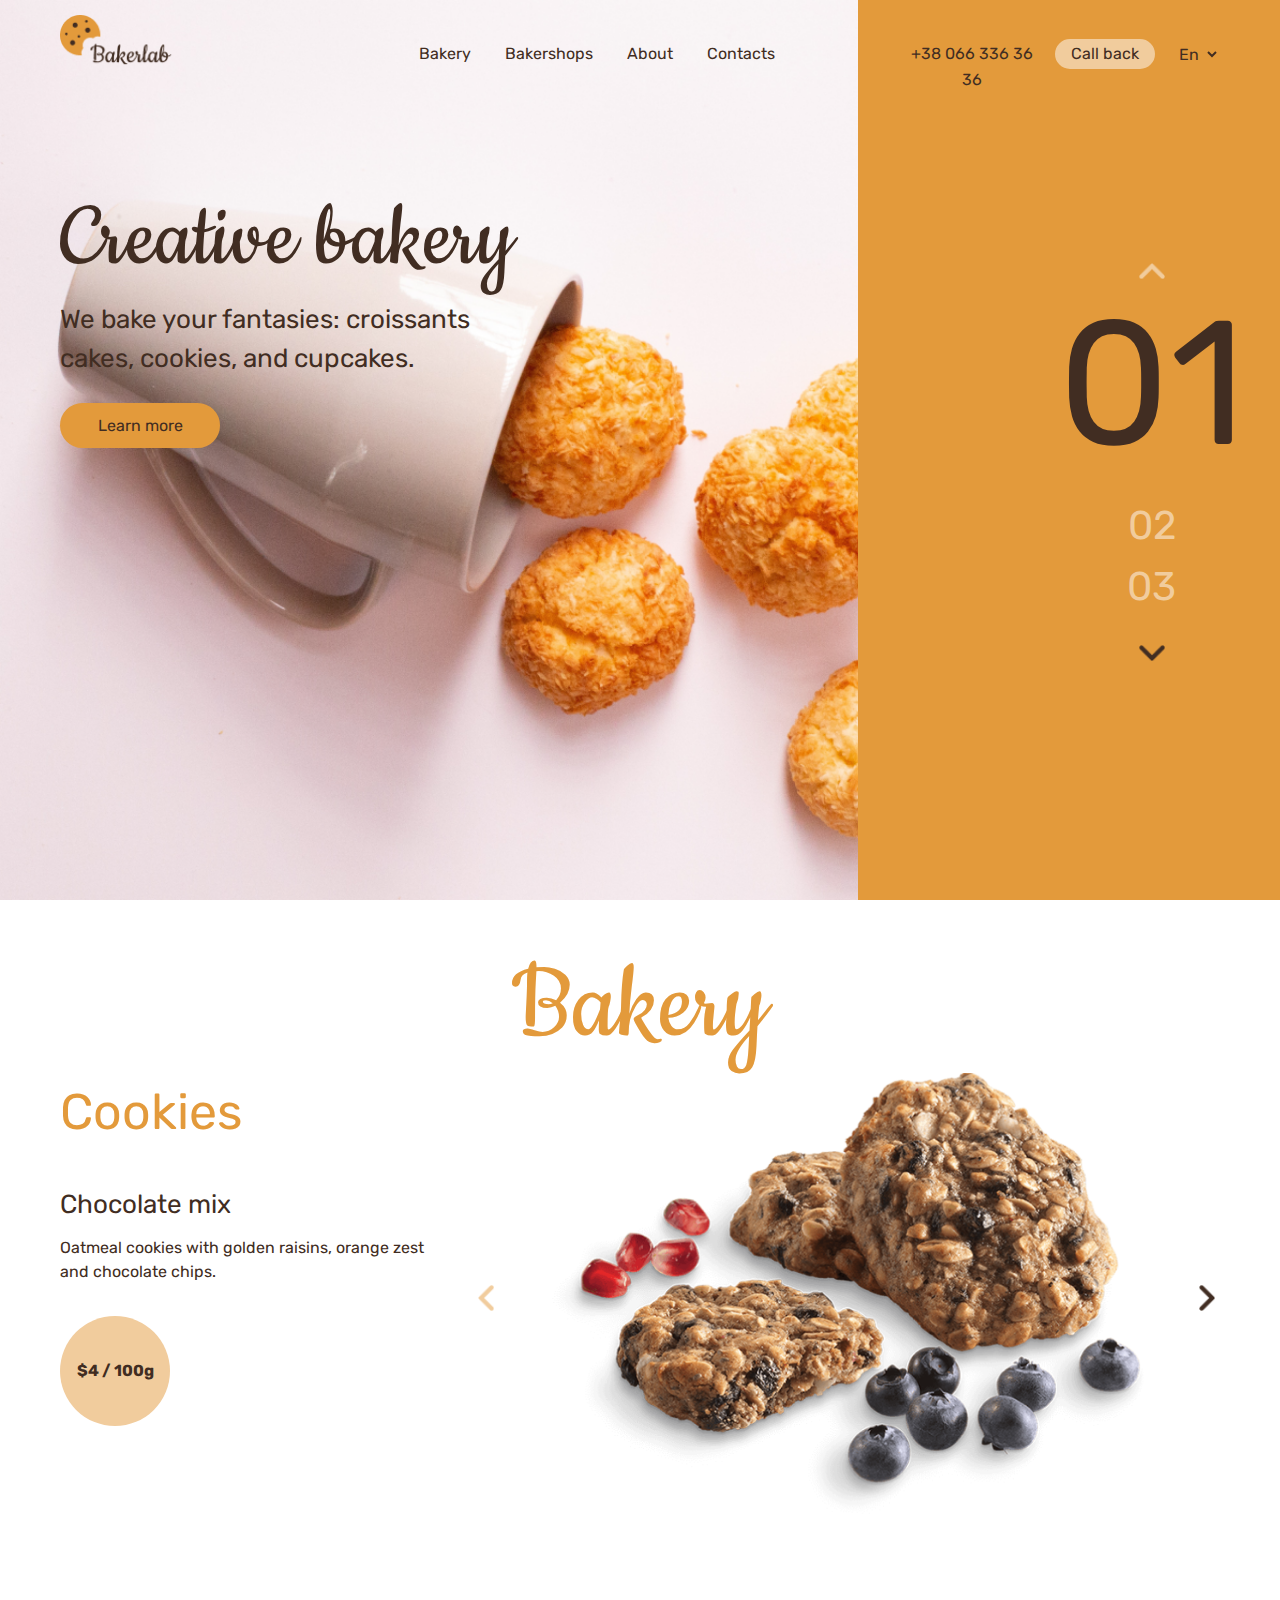
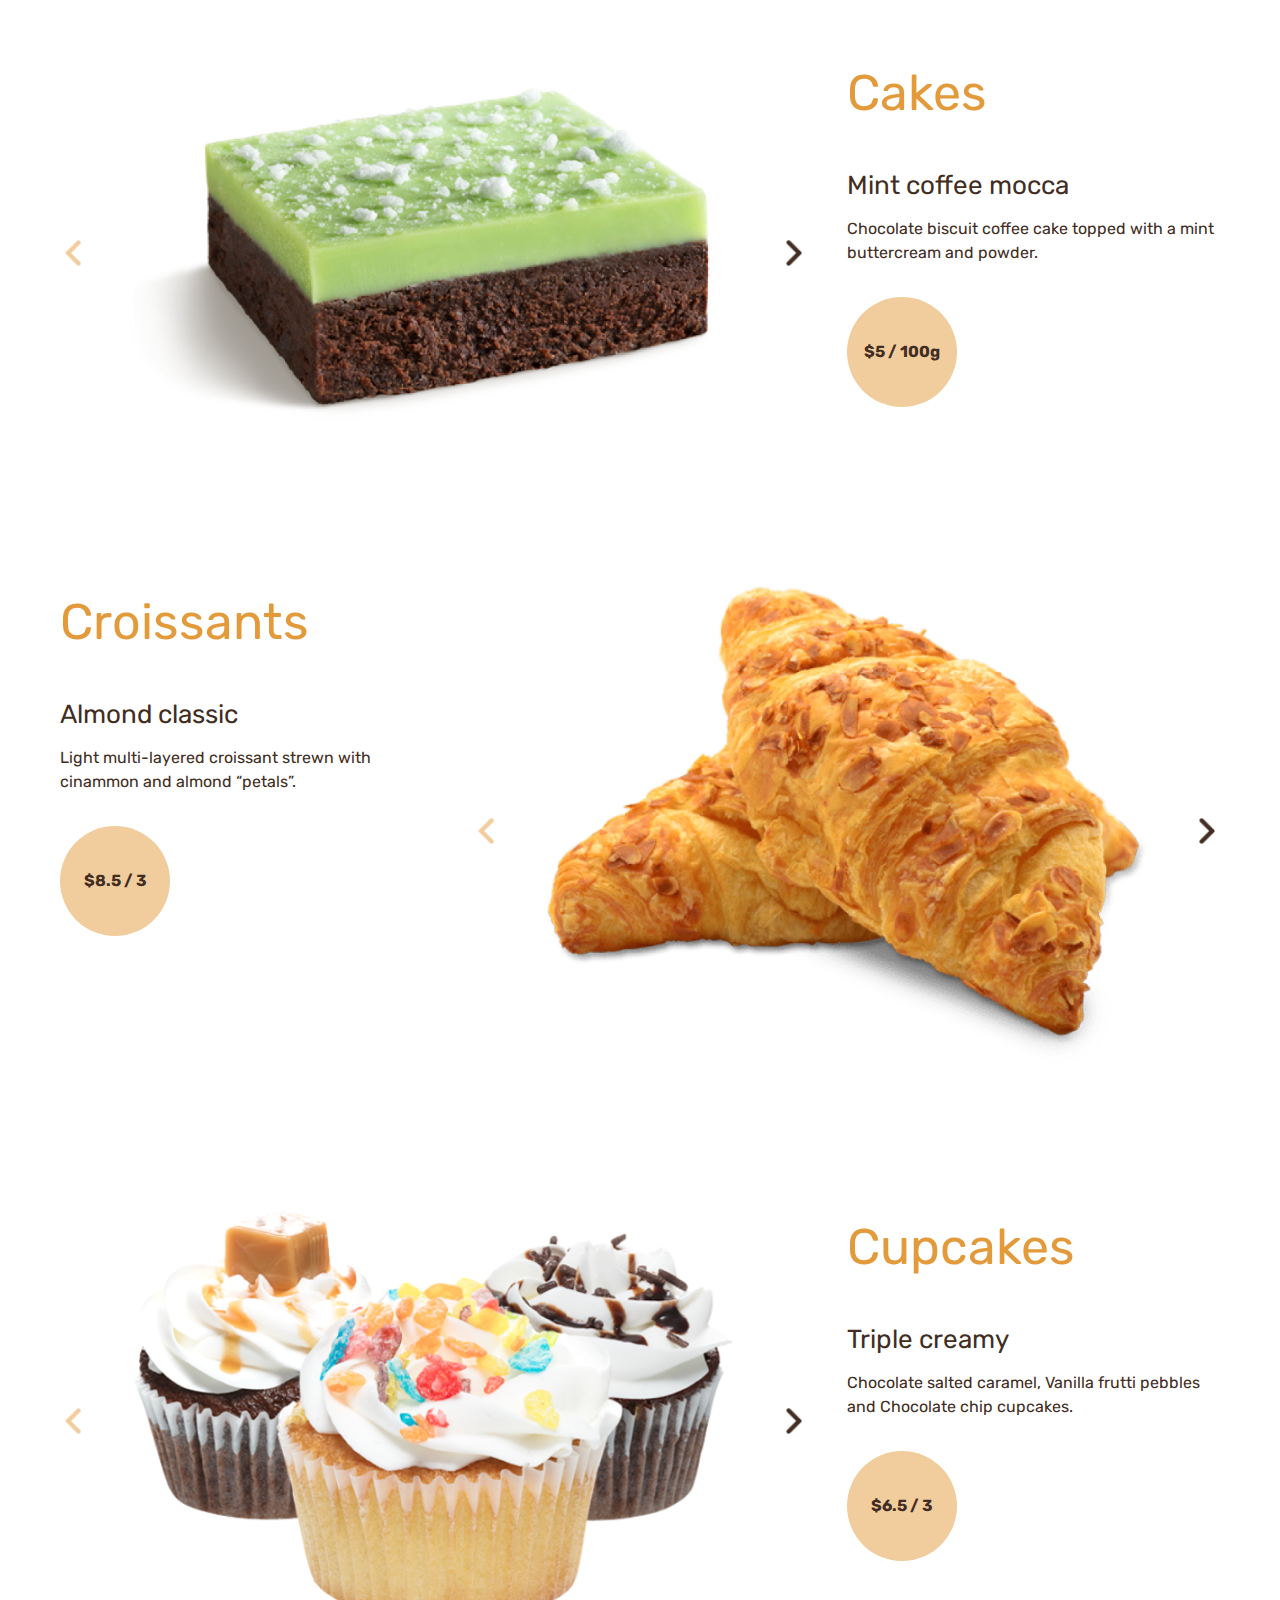
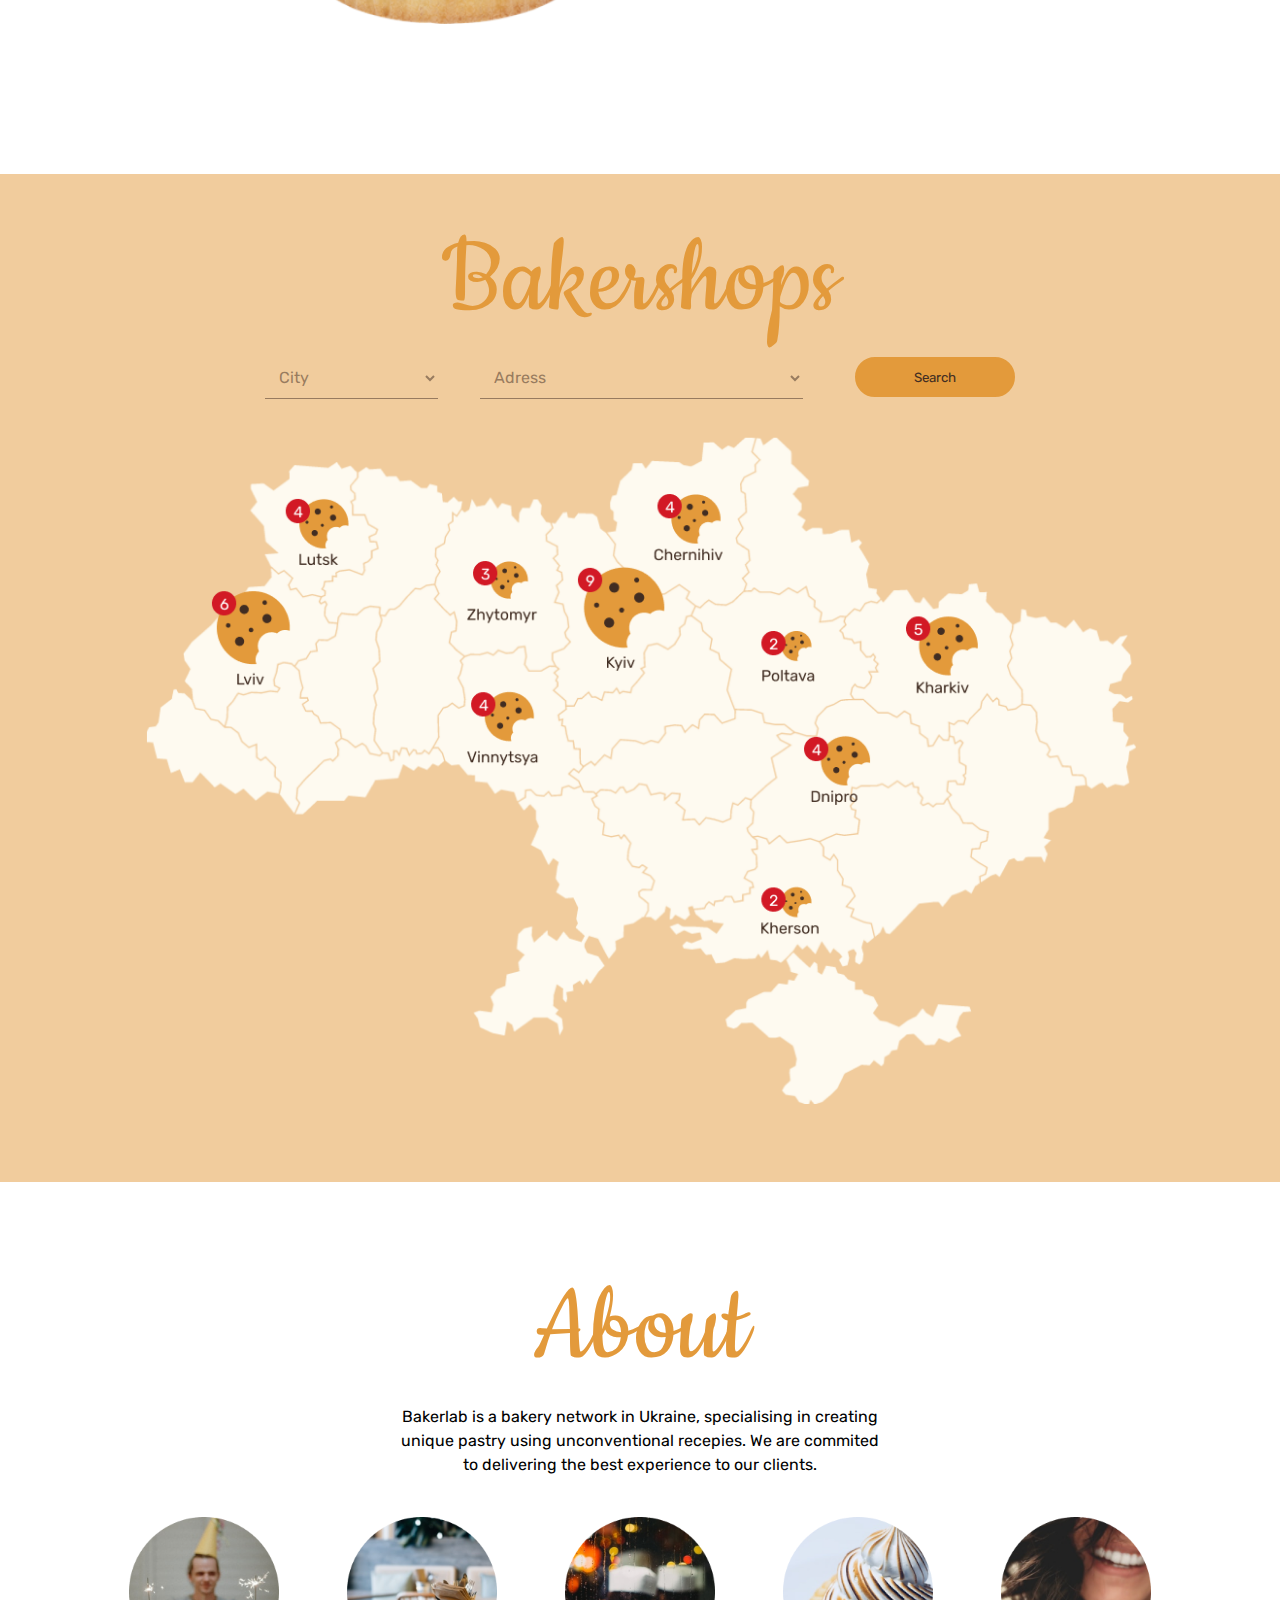
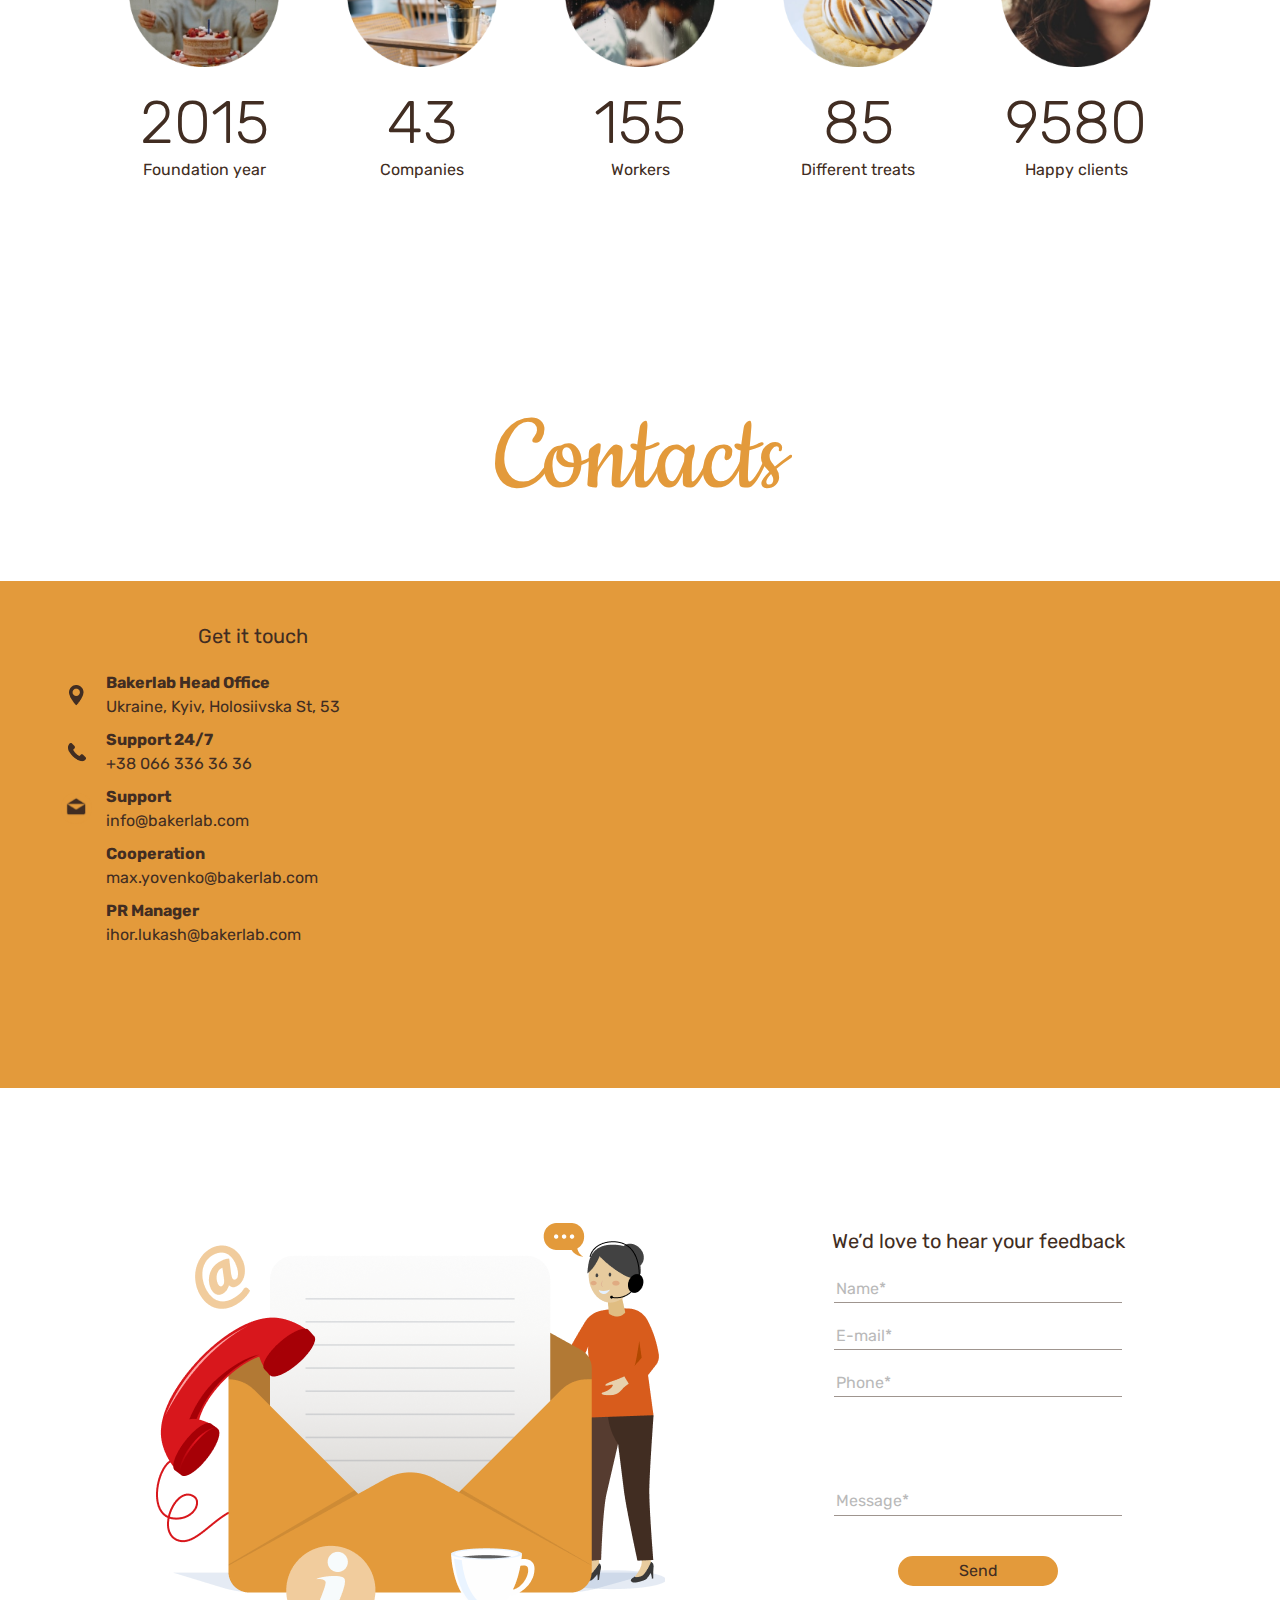
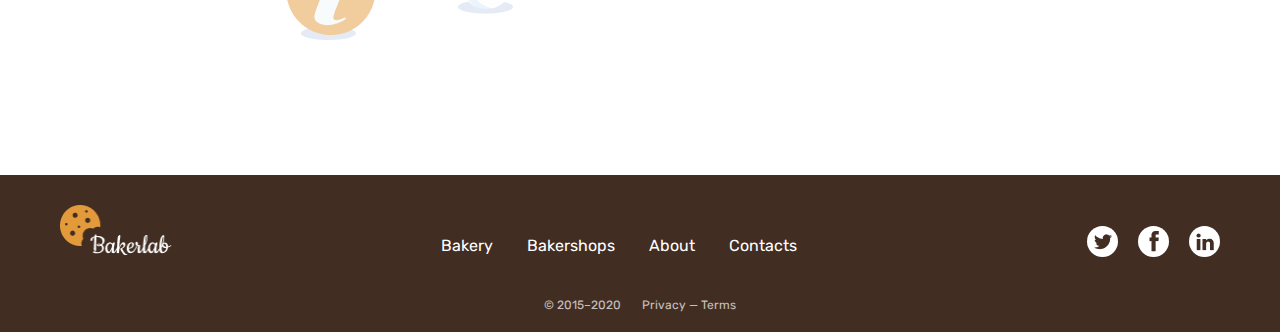
<file: index.html>
<!DOCTYPE html><html lang="en"><head><meta charset="UTF-8"><meta name="viewport" content="width=device-width, initial-scale=1.0"><title>Creative bakery</title><link rel="icon" href="icon.1229a22d.png"><link rel="stylesheet" href="main.e65c8c8b.css"><link rel="preconnect" href="https://fonts.gstatic.com"><link href="https://fonts.googleapis.com/css2?family=Cookie&family=Rubik:wght@300;400;700&display=swap" rel="stylesheet"></head><body class="page"> <header class="page__header"> <div class="page__wrapper"> <div class="header"> <input class="header__checkbox" type="checkbox" id="nav-toggler"> <div class="header__content"> <div class="header__logo"> <a href="#home"> <img class="logo" src="logo.a5b7ba06.png" alt="Logo"> </a> </div> <h1 class="header__title"> Creative bakery </h1> <p class="header__paragraph"> We bake your fantasies: croissants<br>cakes, cookies, and cupcakes. </p> <a class="header__button button"> Learn more </a> <div class="header__number number"> <div class="toggler toggler--left"></div> <div class="number__item number__item--active"> 01 </div> <div class="number__item"> 02 </div> <div class="number__item"> 03 </div> <div class="toggler toggler--right"></div> </div> <label class="header__togglerNav" for="nav-toggler"> </label> <div class="header__nav"> <div class="mobile-nav"> <nav class="nav"> <ul class="nav__list"> <li class="nav__item"> <a class="nav__link" href="#bakery"> Bakery </a> </li> <li class="nav__item"> <a class="nav__link" href="#bakershops"> Bakershops </a> </li> <li class="nav__item"> <a class="nav__link" href="#about"> About </a> </li> <li class="nav__item"> <a class="nav__link" href="#contacts"> Contacts </a> </li> </ul> </nav> <div> <a class="tel button button--secondary" href="tel: +380663363636"> Call back </a> <select class="language" name="language"> <option value="en">En</option> <option value="ua">Ua</option> <option value="ru">Ru</option> </select> </div> </div> </div> </div> <div class="header__static-nav desktop-nav"> <div class="logo"> <a href="#home"> <img class="logo" src="logo.a5b7ba06.png" alt="Logo"> </a> </div> <nav class="nav"> <ul class="nav__list"> <li class="nav__item"> <a class="nav__link" href="#bakery"> Bakery </a> </li> <li class="nav__item"> <a class="nav__link" href="#bakershops"> Bakershops </a> </li> <li class="nav__item"> <a class="nav__link" href="#about"> About </a> </li> <li class="nav__item"> <a class="nav__link" href="#contacts"> Contacts </a> </li> </ul> </nav> <div class="desktop-nav__contacts"> <a class="tel button button--secondary" href="tel: +380663363636"> Call back </a> <select class="desktop-nav__lang language" name="language"> <option value="en">En</option> <option value="ua">Ua</option> <option value="ru">Ru</option> </select> </div> </div> </div> </div> </header> <main> <section class="page__wrapper"> <div class="bakery" id="bakery"> <h2 class="section-title"> Bakery </h2> <div class="bakery__item"> <div> <h3 class="bakery__type"> Cookies </h3> <h4 class="bakery__name"> Chocolate mix </h4> <p class="bakery__info"> Oatmeal cookies with golden raisins, orange zest and chocolate chips. </p> <div class="bakery__label"> <div class="bakery__price"> $4 </div> <div class="bakery__amount"> 100g </div> </div> </div> <div class="bakery__gallery"> <div class="bakery__toggler toggler toggler--left"></div> <img class="bakery__img" src="image1.6d61f506.png" alt="Cookies photo"> <div class="bakery__toggler toggler toggler--right"></div> </div> </div> <div class="bakery__item"> <div class="bakery__reverse"> <h3 class="bakery__type"> Cakes </h3> <h4 class="bakery__name"> Mint coffee mocca </h4> <p class="bakery__info"> Chocolate biscuit coffee cake topped with a mint buttercream and powder. </p> <div class="bakery__label"> <div class="bakery__price"> $5 </div> <div class="bakery__amount"> 100g </div> </div> </div> <div class="bakery__gallery bakery__gallery--reverse"> <div class="bakery__toggler toggler toggler--left"></div> <img class="bakery__img" src="image2.5b62eb75.png" alt="Cakes photo"> <div class="bakery__toggler toggler toggler--right"></div> </div> </div> <div class="bakery__item"> <div> <h3 class="bakery__type"> Croissants </h3> <h4 class="bakery__name"> Almond classic </h4> <p class="bakery__info"> Light multi-layered croissant strewn with cinammon and almond “petals”. </p> <div class="bakery__label"> <div class="bakery__price"> $8.5 </div> <div class="bakery__amount"> 3 </div> </div> </div> <div class="bakery__gallery"> <div class="bakery__toggler toggler toggler--left"></div> <img class="bakery__img" src="image3.ddcad564.png" alt="Croissants photo"> <div class="bakery__toggler toggler toggler--right"></div> </div> </div> <div class="bakery__item"> <div class="bakery__reverse"> <h3 class="bakery__type"> Cupcakes </h3> <h4 class="bakery__name"> Triple creamy </h4> <p class="bakery__info"> Chocolate salted caramel, Vanilla frutti pebbles and Chocolate chip cupcakes. </p> <div class="bakery__label"> <div class="bakery__price"> $6.5 </div> <div class="bakery__amount"> 3 </div> </div> </div> <div class="bakery__gallery bakery__gallery--reverse"> <div class="bakery__toggler toggler toggler--left"></div> <img class="bakery__img" src="image4.fe7c35f3.png" alt="Cupcakes photo"> <div class="bakery__toggler toggler toggler--right"></div> </div> </div> </div> </section> <section class="bakershops"> <div class="bakershops__wrapper" id="bakershops"> <h2 class="section-title"> Bakershops </h2> <form class="bakershops__form" action="#" method="get"> <select class="bakershops__select bakershops__select--city" name="city"> <option value="0"> City </option> <option value="lviv"> Lviv </option> <option value="lutsk"> Lutsk </option> <option value="kyiv"> Kyiv </option> <option value="zhytomyr"> Zhytomyr </option> <option value="vinnytsya"> Vinnytsya </option> <option value="chernigiv"> Chernigiv </option> <option value="poltava"> Poltava </option> <option value="kherson"> Kherson </option> <option value="dnipro"> Dnipro </option> <option value="kharkiv"> Kharkiv </option> </select> <select class="bakershops__select bakershops__select--adress" name="adress"> <option value="0">Adress</option> <option value=""></option> <option value=""></option> <option value=""></option> </select> <button class="bakershops__button button button--primary" type="submit"> Search </button> </form> <img class="bakershops__img" src="bakershops1.13fe19ac.png" alt="Map of Ukraine"> </div> </section> <section class="about" id="about"> <div class="about__wrapper"> <h2 class="section-title"> About </h2> <p class="about__info"> Bakerlab is a bakery network in Ukraine, specialising in creating unique pastry using unconventional recepies. We are commited to delivering the best experience to our clients. </p> <div class="about__gallery"> <div class="about__card"> <div class="about__img"></div> <p class="about__amount"> 2015 </p> <p class="about__caption"> Foundation year </p> </div> <div class="about__card"> <div class="about__img"></div> <p class="about__amount"> 43 </p> <p class="about__caption"> Companies </p> </div> <div class="about__card"> <div class="about__img"></div> <p class="about__amount"> 155 </p> <p class="about__caption"> Workers </p> </div> <div class="about__card"> <div class="about__img"></div> <p class="about__amount"> 85 </p> <p class="about__caption"> Different treats </p> </div> <div class="about__card"> <div class="about__img"></div> <p class="about__amount"> 9580 </p> <p class="about__caption"> Happy clients </p> </div> </div> </div> </section> <section class="contacts" id="contacts"> <div class="contacts__wrapper"> <div class="contacts__wrap"> <h2 class="contacts__title section-title"> Contacts </h2> </div> </div> <div class="contacts__wrapper"> <div class="contacts__wrap"> <div class="contacts__grid"> <div class="contacts__content"> <h4 class="contacts__list"> Get it touch </h4> <a class="contacts__item contacts__item--bold contacts__item--icon" href="#map"> Bakerlab Head Office <span class="contacts__item"> Ukraine, Kyiv, Holosiivska St, 53 </span> </a> <a class="contacts__item contacts__item--bold contacts__item--icon" href="tel: +380663363636"> Support 24/7 <span class="contacts__item"> +38 066 336 36 36 </span> </a> <a class="contacts__item contacts__item--bold contacts__item--icon" href="mailto: info@bakerlab.com"> Support <span class="contacts__item"> info@bakerlab.com </span> </a> <a class="contacts__item contacts__item--bold" href="mailto: max.yovenko@bakerlab.com"> Cooperation <span class="contacts__item"> max.yovenko@bakerlab.com </span> </a> <a class="contacts__item contacts__item--bold" href="mailto: ihor.lukash@bakerlab.com"> PR Manager <span class="contacts__item"> ihor.lukash@bakerlab.com </span> </a> </div> <div class="contacts__iframeWrap"> <iframe class="contacts__iframe" src="https://www.google.com/maps/embed?pb=!1m18!1m12!1m3!1d2543.3621856365253!2d30.510088815613766!3d50.39708737946807!2m3!1f0!2f0!3f0!3m2!1i1024!2i768!4f13.1!3m3!1m2!1s0x40d4c8ca89299f11%3A0x4a4968e0ee2613b5!2z0LLRg9C70LjRhtGPINCT0L7Qu9C-0YHRltGX0LLRgdGM0LrQsCwgNTMsINCa0LjRl9CyLCAwMjAwMA!5e0!3m2!1suk!2sua!4v1618658454053!5m2!1suk!2sua" loading="lazy" id="map"></iframe> </div> </div> </div> </div> </section> <section class="feedback"> <div class="feedback__wrapper"> <div class="feedback__form"> <p class="feedback__caption"> We’d love to hear your feedback </p> <form class="feedback__form" action="#" method="get"> <input class="feedback__input" type="text" name="name" placeholder="Name*"> <input class="feedback__input" type="email" name="email" placeholder="E-mail*"> <input class="feedback__input" type="tel" name="tel" placeholder="Phone*"> <textarea class="feedback__input" name="message" placeholder="Message*" rows="1"></textarea> <button class="feedback__button button" type="submit"> Send </button> </form> </div> <div class="feedback__img"></div> </div> </section> </main> <footer class="page__footer"> <div class="page__wrapper"> <div class="footer"> <div class="footer__content"> <div class="footer__logo logo"> <a href="#home"> <img class="logo" src="logo-footer.608469eb.png" alt="Logo"> </a> </div> <nav class="footer__nav nav"> <ul class="nav__list"> <li class="nav__item"> <a class="nav__link" href="#bakery"> Bakery </a> </li> <li class="nav__item"> <a class="nav__link" href="#bakershops"> Bakershops </a> </li> <li class="nav__item"> <a class="nav__link" href="#about"> About </a> </li> <li class="nav__item"> <a class="nav__link" href="#contacts"> Contacts </a> </li> </ul> </nav> <div class="footer__soc"> <a class="footer__link" href="#"> <img class="footer__icon" src="twitter.01a350b1.png" alt="Twitter icon"> </a> <a class="footer__link" href="#"> <img class="footer__icon" src="facebook.16f6d370.png" alt="Facebook icon"> </a> <a class="footer__link" href="#"> <img class="footer__icon" src="linkedin.cdd14047.png" alt="Linkedin icon"> </a> </div> </div> <div class="footer__privacy"> <p class="footer__copyright"> © 2015–2020 </p> <p> Privacy — Terms </p> </div> </div> </div> </footer> </body></html>
</file>
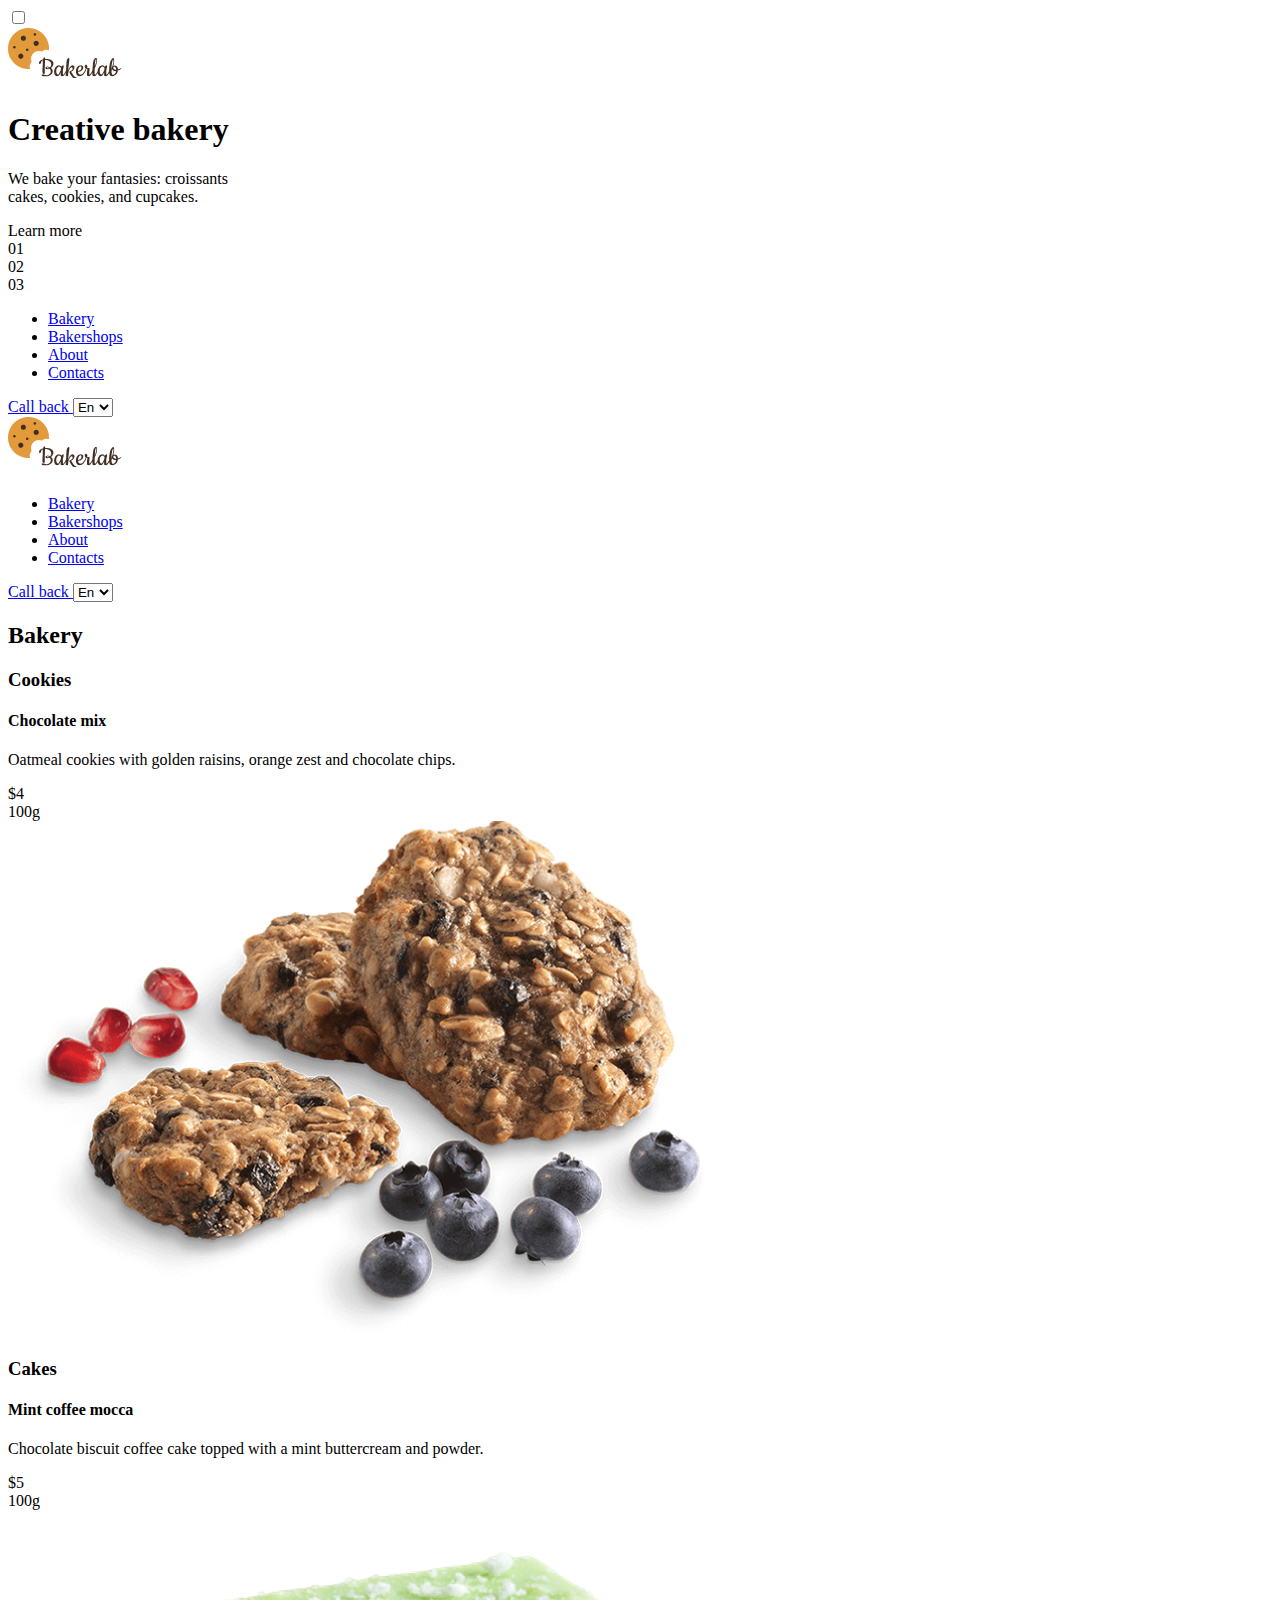
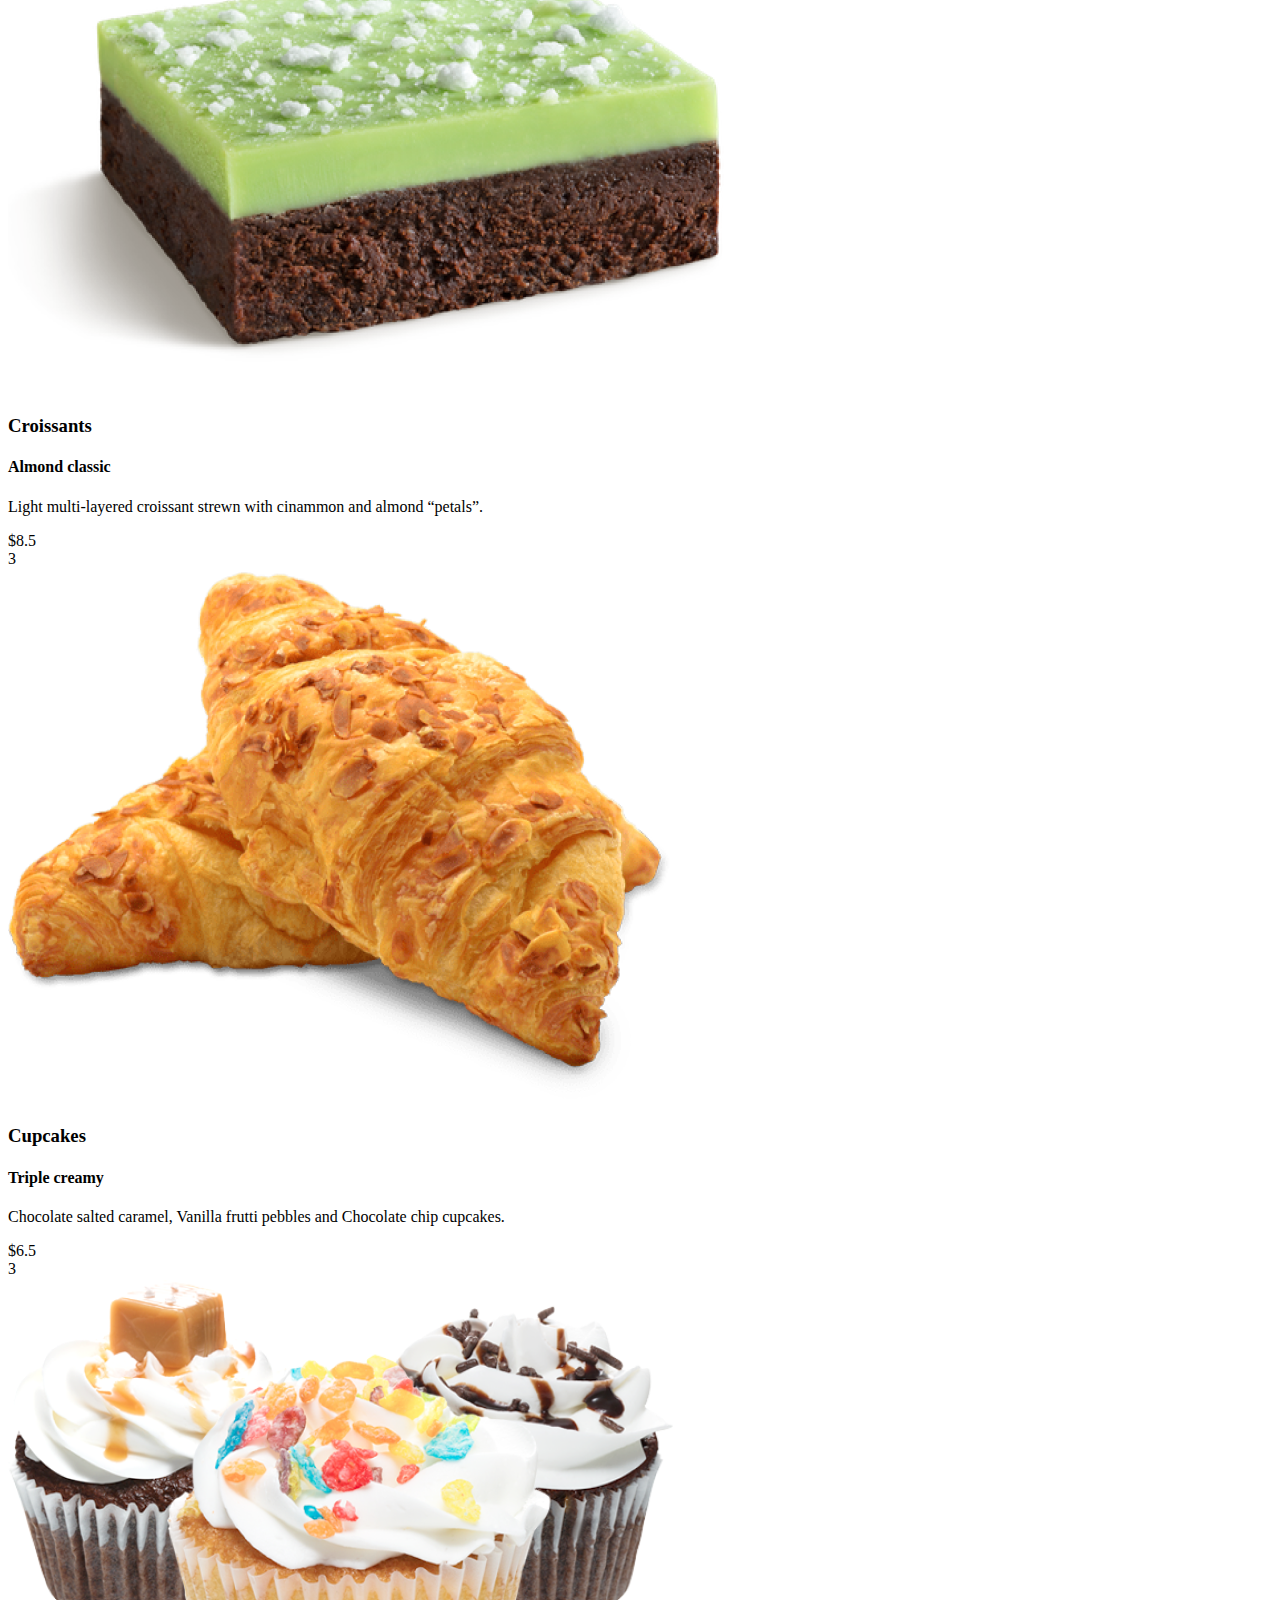
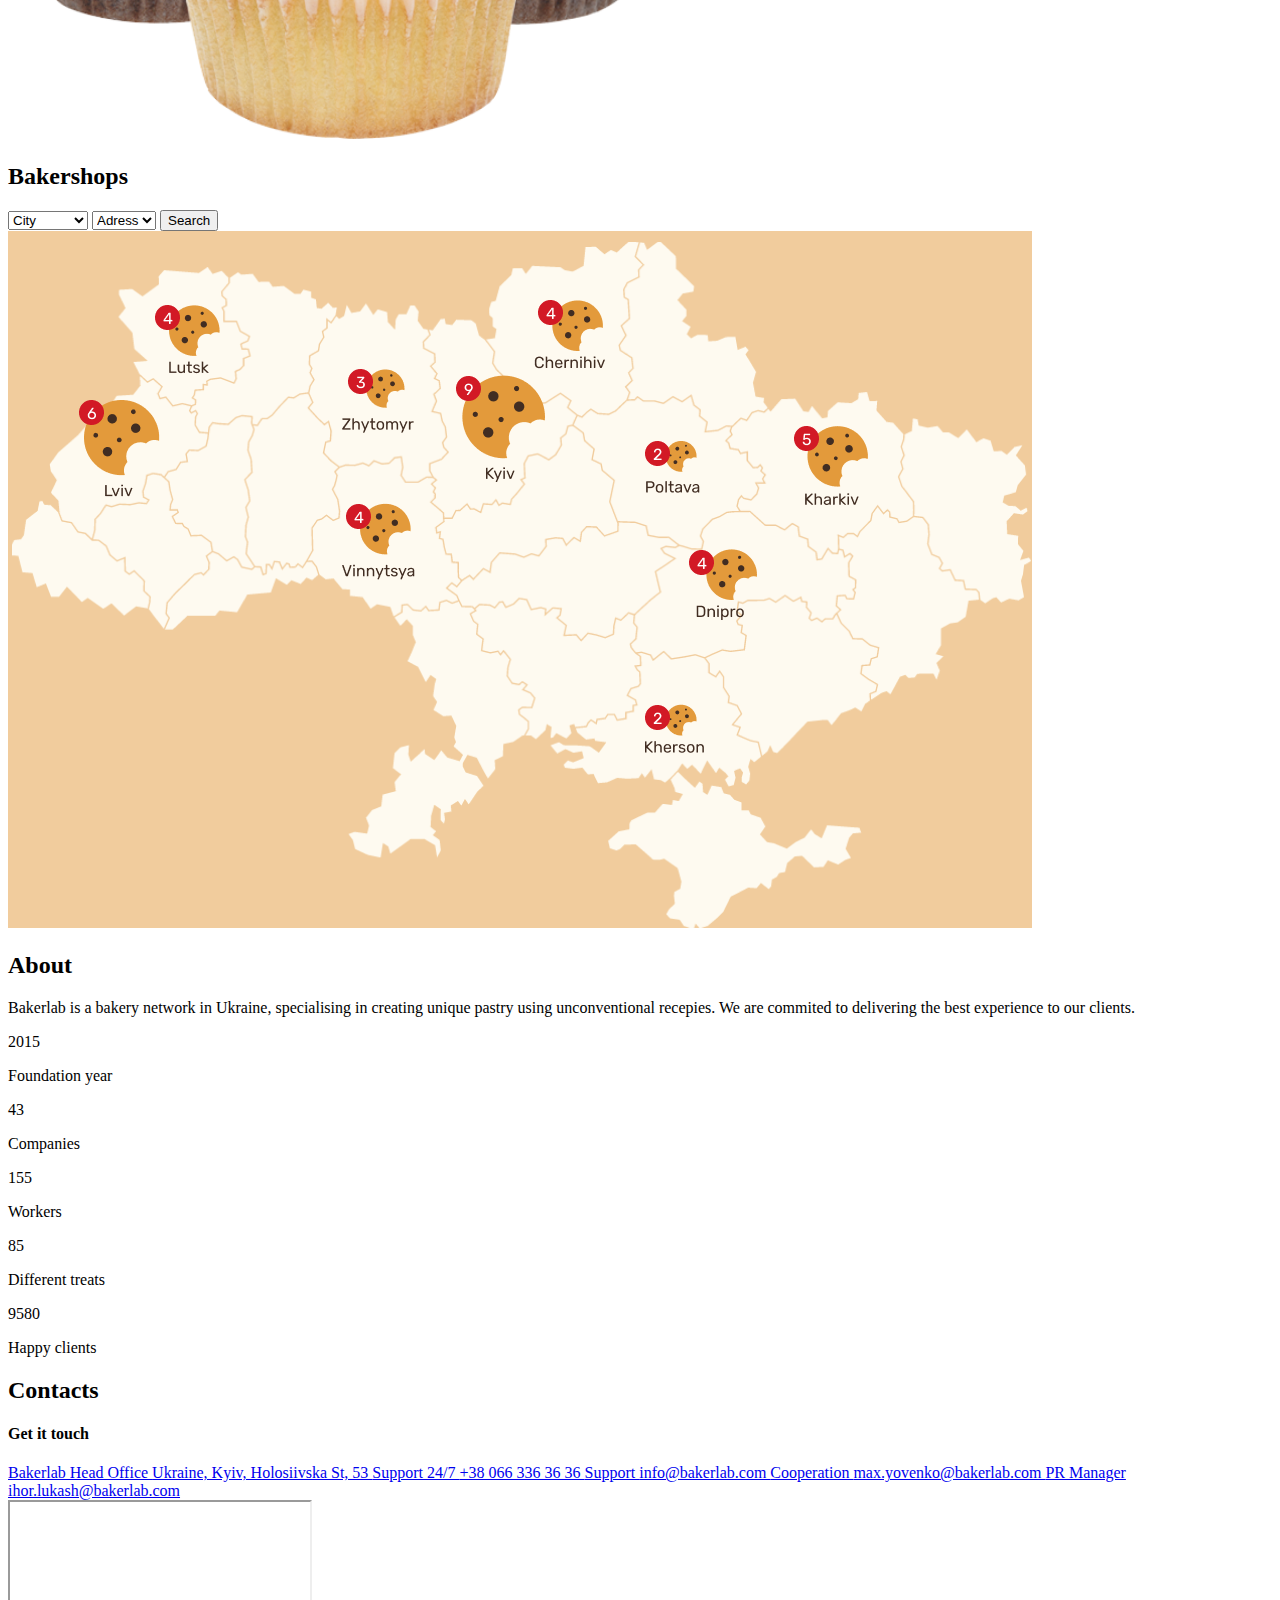
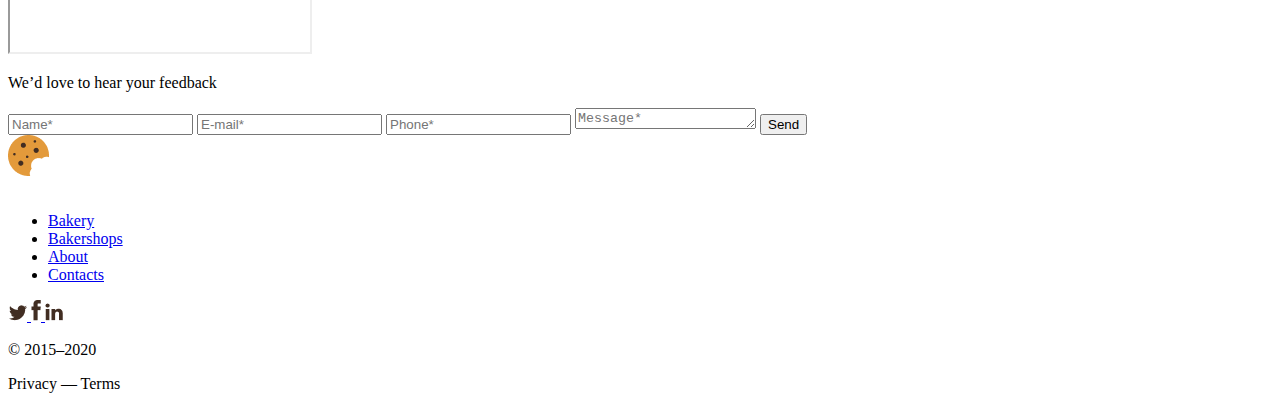
<file: src/index.html>
<!DOCTYPE html>
<html lang="en">
  <head>
    <meta charset="UTF-8">
    <meta name="viewport" content="width=device-width, initial-scale=1.0">
    <title>Creative bakery</title>
    <link rel="icon" href="./images/icon.png">
    <link rel="stylesheet" href="./styles/main.scss">
    <link rel="preconnect" href="https://fonts.gstatic.com">
    <link
      href="https://fonts.googleapis.com/css2?family=Cookie&family=Rubik:wght@300;400;700&display=swap"
      rel="stylesheet"
    >
  </head>
  <body class="page">
    <header class="page__header">
      <div class="page__wrapper">
        <div class="header">
          <input
            class="header__checkbox"
            type="checkbox"
            id="nav-toggler"
          >
          <div class="header__content">
            <div class="header__logo">
              <a href="#home">
                <img
                class="logo"
                src="./images/logo.png"
                alt="Logo"
                >
              </a>
            </div>
            <h1 class="header__title">
              Creative bakery
            </h1>
            <p class="header__paragraph">
              We bake your fantasies: croissants<br>cakes, cookies, and cupcakes.
            </p>
            <a class="header__button button">
              Learn more
            </a>
            <div class="header__number number">
              <div class="toggler toggler--left"></div>
              <div class="number__item number__item--active">
                01
              </div>
              <div class="number__item">
                02
              </div>
              <div class="number__item">
                03
              </div>
              <div class="toggler toggler--right"></div>
            </div>
            <label
                class="header__togglerNav"
                for="nav-toggler">
            </label>
            <div class="header__nav">
              <div class="mobile-nav">
                <nav class="nav">
                  <ul class="nav__list">
                    <li class="nav__item">
                      <a class="nav__link" href="#bakery">
                        Bakery
                      </a>
                    </li>
                    <li class="nav__item">
                      <a class="nav__link" href="#bakershops">
                        Bakershops
                      </a>
                    </li>
                    <li class="nav__item">
                      <a class="nav__link" href="#about">
                        About
                      </a>
                    </li>
                    <li class="nav__item">
                      <a class="nav__link" href="#contacts">
                        Contacts
                      </a>
                    </li>
                  </ul>
                </nav>
                <div>
                  <a class="tel button button--secondary" href="tel: +380663363636">
                    Call back
                  </a>
                  <select class="language" name="language">
                    <option value="en">En</option>
                    <option value="ua">Ua</option>
                    <option value="ru">Ru</option>
                  </select>
                </div>
              </div>
            </div>
          </div>
          <div class="header__static-nav desktop-nav">
            <div class="logo">
              <a href="#home">
                <img
                class="logo"
                src="./images/logo.png"
                alt="Logo"
                >
              </a>
            </div>
            <nav class="nav">
              <ul class="nav__list">
                <li class="nav__item">
                  <a class="nav__link" href="#bakery">
                    Bakery
                  </a>
                </li>
                <li class="nav__item">
                  <a class="nav__link" href="#bakershops">
                    Bakershops
                  </a>
                </li>
                <li class="nav__item">
                  <a class="nav__link" href="#about">
                    About
                  </a>
                </li>
                <li class="nav__item">
                  <a class="nav__link" href="#contacts">
                    Contacts
                  </a>
                </li>
              </ul>
            </nav>
            <div class="desktop-nav__contacts">
              <a class="tel button button--secondary" href="tel: +380663363636">
                Call back
              </a>
              <select class="desktop-nav__lang language" name="language">
                <option value="en">En</option>
                <option value="ua">Ua</option>
                <option value="ru">Ru</option>
              </select>
            </div>
          </div>
        </div>
      </div>
    </header>
    <main>
      <section class="page__wrapper">
        <div class="bakery" id="bakery">
          <h2 class="section-title">
            Bakery
          </h2>
          <div class="bakery__item">
            <div>
              <h3 class="bakery__type">
                Cookies
              </h3>
              <h4 class="bakery__name">
                Chocolate mix
              </h4>
              <p class="bakery__info">
                Oatmeal cookies with golden raisins, orange zest and chocolate chips.
              </p>
              <div class="bakery__label">
                <div class="bakery__price">
                  $4
                </div>
                <div class="bakery__amount">
                  100g
                </div>
              </div>
            </div>
            <div class="bakery__gallery">
              <div class="bakery__toggler toggler toggler--left"></div>
              <img
                class="bakery__img"
                src="./images/image1.png"
                alt="Cookies photo"
              >
              <div class="bakery__toggler toggler toggler--right"></div>
            </div>
          </div>
          <div class="bakery__item">
            <div class="bakery__reverse">
              <h3 class="bakery__type">
                Cakes
              </h3>
              <h4 class="bakery__name">
                Mint coffee mocca
              </h4>
              <p class="bakery__info">
                Chocolate biscuit coffee cake topped with a mint buttercream and powder.
              </p>
              <div class="bakery__label">
                <div class="bakery__price">
                  $5
                </div>
                <div class="bakery__amount">
                  100g
                </div>
              </div>
            </div>
            <div class="bakery__gallery bakery__gallery--reverse">
              <div class="bakery__toggler toggler toggler--left"></div>
              <img
                class="bakery__img"
                src="./images/image2.png"
                alt="Cakes photo"
              >
              <div class="bakery__toggler toggler toggler--right"></div>
            </div>
          </div>
          <div class="bakery__item">
            <div>
              <h3 class="bakery__type">
                Croissants
              </h3>
              <h4 class="bakery__name">
                Almond classic
              </h4>
              <p class="bakery__info">
                Light multi-layered croissant strewn with cinammon and almond “petals”.
              </p>
              <div class="bakery__label">
                <div class="bakery__price">
                  $8.5
                </div>
                <div class="bakery__amount">
                  3
                </div>
              </div>
            </div>
            <div class="bakery__gallery">
              <div class="bakery__toggler toggler toggler--left"></div>
              <img
              class="bakery__img"
              src="./images/image3.png"
              alt="Croissants photo"
              >
              <div class="bakery__toggler toggler toggler--right"></div>
            </div>
          </div>
          <div class="bakery__item">
            <div  class="bakery__reverse">
              <h3 class="bakery__type">
                Cupcakes
              </h3>
              <h4 class="bakery__name">
                Triple creamy
              </h4>
              <p class="bakery__info">
                Chocolate salted caramel, Vanilla frutti pebbles and Chocolate chip cupcakes.
              </p>
              <div class="bakery__label">
                <div class="bakery__price">
                  $6.5
                </div>
                <div class="bakery__amount">
                  3
                </div>
              </div>
            </div>
            <div class="bakery__gallery bakery__gallery--reverse">
              <div class="bakery__toggler toggler toggler--left"></div>
              <img
              class="bakery__img"
              src="./images/image4.png"
              alt="Cupcakes photo"
              >
              <div class="bakery__toggler toggler toggler--right"></div>
            </div>
          </div>
        </div>
      </section>
      <section class="bakershops">
        <div class="bakershops__wrapper" id="bakershops">
          <h2 class="section-title">
            Bakershops
          </h2>
          <form
            class="bakershops__form"
            action="#" method="get">
            <select
              class="bakershops__select bakershops__select--city"
              name="city"
            >
              <option value="0">
                City
              </option>
              <option value="lviv">
                Lviv
              </option>
              <option value="lutsk">
                Lutsk
              </option>
              <option value="kyiv">
                Kyiv
              </option>
              <option value="zhytomyr">
                Zhytomyr
              </option>
              <option value="vinnytsya">
                Vinnytsya
              </option>
              <option value="chernigiv">
                Chernigiv
              </option>
              <option value="poltava">
                Poltava
              </option>
              <option value="kherson">
                Kherson
              </option>
              <option value="dnipro">
                Dnipro
              </option>
              <option value="kharkiv">
                Kharkiv
              </option>
            </select>
            <select
              class="bakershops__select bakershops__select--adress"
              name="adress"
            >
              <option value="0">Adress</option>
              <option value=""></option>
              <option value=""></option>
              <option value=""></option>
            </select>
            <button
              class="bakershops__button button button--primary"
              type="submit"
            >
              Search
            </button>
          </form>
          <img
            class="bakershops__img"
            src="./images/bakershops1.png"
            alt="Map of Ukraine"
          >
        </div>
      </section>
      <section class="about" id="about">
        <div class="about__wrapper">
          <h2 class="section-title">
            About
          </h2>
          <p class="about__info">
            Bakerlab is a bakery network in Ukraine, specialising in creating unique pastry using unconventional recepies. We are commited to delivering the best experience to our clients.
          </p>
          <div class="about__gallery">
            <div class="about__card">
              <div class="about__img"></div>
              <p class="about__amount">
                2015
              </p>
              <p class="about__caption">
                Foundation year
              </p>
            </div>
            <div class="about__card">
              <div class="about__img"></div>
              <p class="about__amount">
                43
              </p>
              <p class="about__caption">
                Companies
              </p>
            </div>
            <div class="about__card">
              <div class="about__img"></div>
              <p class="about__amount">
                155
              </p>
              <p class="about__caption">
                Workers
              </p>
            </div>
            <div class="about__card">
              <div class="about__img"></div>
              <p class="about__amount">
                85
              </p>
              <p class="about__caption">
                Different treats
              </p>
            </div>
            <div class="about__card">
              <div class="about__img"></div>
              <p class="about__amount">
                9580
              </p>
              <p class="about__caption">
                Happy clients
              </p>
            </div>
          </div>
        </div>
      </section>
      <section class="contacts" id="contacts">
        <div class="contacts__wrapper">
          <div class="contacts__wrap">
            <h2 class="contacts__title section-title">
              Contacts
            </h2>
          </div>
        </div>
        <div class="contacts__wrapper">
          <div class="contacts__wrap">
            <div class="contacts__grid">
              <div class="contacts__content">
                <h4 class="contacts__list">
                  Get it touch
                </h4>
                <a class="contacts__item contacts__item--bold contacts__item--icon" href="#map">
                  Bakerlab Head Office
                  <span class="contacts__item">
                    Ukraine, Kyiv, Holosiivska St, 53
                  </span>
                </a>
                <a class="contacts__item contacts__item--bold  contacts__item--icon" href="tel: +380663363636">
                  Support 24/7
                  <span class="contacts__item">
                    +38 066 336 36 36
                  </span>
                </a>
                <a  class="contacts__item contacts__item--bold  contacts__item--icon" href="mailto: info@bakerlab.com">
                  Support
                  <span class="contacts__item">
                    info@bakerlab.com
                  </span>
                </a>
                <a class="contacts__item contacts__item--bold" href="mailto: max.yovenko@bakerlab.com">
                  Cooperation
                  <span class="contacts__item">
                    max.yovenko@bakerlab.com
                  </span>
                </a>
                <a class="contacts__item contacts__item--bold" href="mailto: ihor.lukash@bakerlab.com">
                  PR Manager
                  <span class="contacts__item">
                    ihor.lukash@bakerlab.com
                  </span>
                </a>
              </div>
              <div class="contacts__iframeWrap">
                <iframe
                class="contacts__iframe"
                src="https://www.google.com/maps/embed?pb=!1m18!1m12!1m3!1d2543.3621856365253!2d30.510088815613766!3d50.39708737946807!2m3!1f0!2f0!3f0!3m2!1i1024!2i768!4f13.1!3m3!1m2!1s0x40d4c8ca89299f11%3A0x4a4968e0ee2613b5!2z0LLRg9C70LjRhtGPINCT0L7Qu9C-0YHRltGX0LLRgdGM0LrQsCwgNTMsINCa0LjRl9CyLCAwMjAwMA!5e0!3m2!1suk!2sua!4v1618658454053!5m2!1suk!2sua"
                loading="lazy"
                id="map"
               ></iframe>
              </div>
            </div>
          </div>
        </div>
      </section>
      <section class="feedback">
        <div class="feedback__wrapper">
          <div class="feedback__form">
            <p class="feedback__caption">
              We’d love to hear your feedback
            </p>
            <form
              class="feedback__form"
              action="#"
              method="get"
            >
              <input
                class="feedback__input"
                type="text"
                name="name"
                placeholder="Name*"
              >
              <input
                class="feedback__input"
                type="email"
                name="email"
                placeholder="E-mail*"
              >
              <input
                class="feedback__input"
                type="tel"
                name="tel"
                placeholder="Phone*"
              >
              <textarea
                class="feedback__input"
                name="message"
                placeholder="Message*"
                rows="1"
             ></textarea>
              <button class="feedback__button button" type="submit">
                Send
              </button>
            </form>
          </div>
          <div class="feedback__img"></div>
        </div>
      </section>
    </main>
    <footer class="page__footer">
      <div class="page__wrapper">
        <div class="footer">
          <div class="footer__content">
            <div class="footer__logo logo">
              <a href="#home">
                <img
                class="logo"
                src="./images/logo-footer.png"
                alt="Logo"
                >
              </a>
            </div>
            <nav class="footer__nav nav">
              <ul class="nav__list">
                <li class="nav__item">
                  <a class="nav__link" href="#bakery">
                    Bakery
                  </a>
                </li>
                <li class="nav__item">
                  <a class="nav__link" href="#bakershops">
                    Bakershops
                  </a>
                </li>
                <li class="nav__item">
                  <a class="nav__link" href="#about">
                    About
                  </a>
                </li>
                <li class="nav__item">
                  <a class="nav__link" href="#contacts">
                    Contacts
                  </a>
                </li>
              </ul>
            </nav>
            <div class="footer__soc">
              <a class="footer__link" href="#">
                <img
                  class="footer__icon"
                  src="./images/twitter.png"
                  alt="Twitter icon"
                >
              </a>
              <a class="footer__link" href="#">
                <img
                  class="footer__icon"
                  src="./images/facebook.png"
                  alt="Facebook icon"
                >
              </a>
              <a class="footer__link" href="#">
                <img
                  class="footer__icon"
                  src="./images/linkedin.png"
                  alt="Linkedin icon"
                >
              </a>
            </div>
          </div>
          <div class="footer__privacy">
            <p class="footer__copyright">
              © 2015–2020
            </p>
            <p>
              Privacy — Terms
            </p>
          </div>
        </div>
      </div>
    </footer>
  </body>
</html>
</file>
<file: main.e65c8c8b.css>
*{box-sizing:border-box}html{scroll-behavior:smooth}body,h1,h2,h3,h4,p,ul{margin:0}h2,h4{margin-block:0;margin-inline:0}h2,h3,h4{font-weight:400}@font-face{font-family:Cookie,cursive;src:url(Cookie-Regular.a7438361.ttf);font-weight:400;font-style:normal}@font-face{font-family:Rubik,sans-serif;src:url(Rubik-VariableFont_wght.7d3bc0fe.ttf);font-weight:400;font-style:normal}.page{font-family:Rubik,sans-serif}.page__header{height:100vh;background-image:url(mob-background.f28059e3.png);background-repeat:no-repeat;background-size:cover}@media (max-height:567px){.page__header{height:200vh}}@media (min-width:768px){.page__header{background-image:url(bake-cream-puff-cup-1775045.47806d2d.png)}}.page__wrapper{max-width:1600px;height:100%;margin:0 auto;position:relative}.page__footer{height:570px;background-color:#412d22}@media (min-width:768px){.page__footer{width:100%;height:157px}}.logo{width:84px;height:42px}@media (min-width:992px){.logo{width:112px;height:57px}}.button{display:block;cursor:pointer;font-family:Rubik,sans-serif;color:#412d22;text-align:center;border:2px solid #e39a3b;border-radius:40px;background-color:#e39a3b;transition:background-color .3s}.button:hover{background-color:#fff}.button--secondary{border:2px solid #f1cc9d;background-color:#f1cc9d}.footer{height:100%;color:#fff;padding:16px 16px 25px;display:flex;flex-direction:column;justify-content:space-between}@media (min-width:768px){.footer{justify-content:center}}@media (min-width:992px){.footer{padding:0 60px 18px}}.footer__content{display:flex;flex-direction:column;justify-content:space-between;flex-grow:1}@media (min-width:768px){.footer__content{flex-direction:row;align-items:center}}.footer__logo{width:112px;height:58px;margin-bottom:30px}@media (min-width:768px){.footer__logo{margin:16px 12px 0 0}}@media (min-width:992px){.footer__logo{margin:0 12px 4px 0}}.footer__nav{margin:0 0 30px 30px}@media (min-width:768px){.footer__nav{margin:0}}.footer__soc{align-self:center;width:226px;display:flex;justify-content:space-between;margin:0 0 30px}@media (min-width:768px){.footer__soc{width:133px;margin:16px 0 0}}.footer__icon{width:31px;height:31px;border-radius:50%;object-fit:none;object-position:center;background-color:#fff;transition:background-color .3s}.footer__icon:hover{background-color:#e39a3b}.footer__privacy{align-self:center;display:flex;justify-content:space-between;width:192px;font-size:12px;line-height:140.62%;text-align:center;opacity:.7}.header{position:relative;height:100%;color:#412d22;padding:16px}@media (min-width:768px){.header{padding:50px 60px}}@media (min-width:768px){.header__logo{display:none}}.header__checkbox{display:none}.header__togglerNav{position:absolute;top:31px;right:16px;z-index:1;width:22px;height:22px;cursor:pointer;background-image:url(burger.e64de9d3.png);background-repeat:no-repeat;background-size:cover;transition:.4s}@media (min-width:768px){.header__togglerNav{display:none}}.header__checkbox:checked~.header__content>.header__togglerNav{background-image:url(close.32910545.png)}.header__content{height:100%;display:flex;flex-direction:column;justify-content:space-between}@media (min-width:992px){.header__content{justify-content:flex-start}}@media (min-width:768px){.header__number{position:absolute;top:calc(50% - 187px);right:35px;z-index:1}}.header__title{width:60%;font-family:Cookie,cursive;font-weight:400;font-size:100px;line-height:80%}@media (min-width:768px){.header__title{padding:150px 0 20px}}@media (min-width:1332px){.header__title{padding:100px 0 20px;font-size:160px;line-height:177px}}.header__paragraph{font-family:Rubik,sans-serif;font-size:16px;line-height:150%}@media (min-width:768px){.header__paragraph{font-size:26px;padding-bottom:25px}}.header__button{width:160px;height:45px;font-size:16px;line-height:41px}.header__nav{position:absolute;top:-200vh;right:0;width:60%;height:100vh;padding:85px 20px 50px;background-color:#e39a3b;font-size:16px;line-height:150%;color:#412d22;transition:transform .6s}@media (max-height:567px){.header__nav{height:200vh}}@media (min-width:768px){.header__nav{width:33%;transform:translateY(200vh)}}.header__checkbox:checked~.header__content>.header__nav{transform:translateY(200vh)}.header__static-nav{max-width:1400px;margin:0 auto}.number{width:100%;display:flex;justify-content:center;align-items:center}@media (min-width:768px){.number{flex-direction:column;width:187px}}.number__item{margin:0 20px;font-size:16px;line-height:19px;color:#e39a3b;cursor:pointer;transition:transform .3s}.number__item:hover{transform:scale(1.2)}@media (min-width:768px){.number__item{margin:0 0 14px;color:#f1cc9d;font-size:40px;line-height:47px}.number__item:nth-child(4){margin-bottom:35px}}.number__item--active{font-size:40px;line-height:47px;color:#412d22}@media (min-width:768px){.number__item--active{font-size:176px;line-height:209px}}.mobile-nav{height:100%;display:flex;flex-direction:column;justify-content:space-between}@media (min-width:768px){.mobile-nav{display:none}}.desktop-nav{display:none}@media (min-width:768px){.desktop-nav{display:flex;position:absolute;top:0;left:16px;right:16px;height:87px;flex-direction:row;justify-content:space-between;align-items:center}}@media (min-width:768px) and (min-width:992px){.desktop-nav{left:60px;right:60px}}.desktop-nav__contacts{display:flex}@media (min-width:768px){.desktop-nav__contacts{padding-top:21px}}.desktop-nav__lang{margin-left:20px}.nav__list{list-style:none;display:flex;flex-direction:column;padding:0}@media (min-width:768px){.nav__list{flex-direction:row;padding-top:14px}}@media (min-width:992px){.nav__list{padding-top:21px}}.nav__link{display:block;margin-bottom:30px;text-decoration:none;font-size:16px;line-height:150%;color:inherit;transition:color .3s}.nav__link:hover{color:#e39a3b}@media (min-width:768px){.nav__link{margin-right:34px;margin-bottom:0}}.language{border:none;background-color:#e39a3b;cursor:pointer;width:45px;font:inherit;color:#412d22}.language:focus{border:1px solid #f1cc9d}.tel{position:relative;width:100px;height:30px;text-decoration:none;font-size:16px;line-height:26px;color:#412d22;margin-bottom:30px}@media (min-width:768px){.tel{margin-bottom:0}}.tel:before{position:absolute;bottom:60px;content:"+38 066 336 36 36";display:block;min-width:143px}@media (min-width:768px){.tel:before{bottom:-40px;left:0}}@media (min-width:1160px){.tel:before{top:0;left:auto;right:110px}}.section-title{padding:40px 0 10px;font-family:Cookie,cursive;font-size:60px;line-height:67px;text-align:center;color:#e39a3b}@media (min-width:992px){.section-title{font-size:120px;line-height:133px}}.bakery{color:#412d22;padding:0 16px 70px}@media (min-width:992px){.bakery{padding:0 60px}}@media (min-width:768px){.bakery__item{display:grid;margin-bottom:150px}}@media (min-width:768px){.bakery__item:nth-child(2n){grid-template-columns:1fr 2fr;gap:40px}}@media (min-width:768px){.bakery__item:nth-child(odd){grid-template-columns:2fr 1fr;gap:40px}}.bakery__reverse{grid-column:2}.bakery__type{font-size:35px;line-height:41px;color:#e39a3b;margin-bottom:15px}@media (min-width:992px){.bakery__type{font-size:50px;line-height:59px;margin-bottom:43px}}.bakery__name{font-size:20px;line-height:150%;margin-bottom:12px}@media (min-width:992px){.bakery__name{font-size:26px}}.bakery__info{font-size:16px;line-height:150%;margin-bottom:20px}@media (min-width:992px){.bakery__info{margin-bottom:32px}}.bakery__label{width:65px;height:65px;cursor:pointer;background-color:#f1cc9d;border-radius:50%;font-weight:700;font-size:16px;line-height:30px;text-align:center;transition:transform .3s}.bakery__label:hover{transform:scale(1.1)}@media (min-width:992px){.bakery__label{width:110px;height:110px}}@media (min-width:992px){.bakery__price:after{content:"/"}}@media (min-width:992px){.bakery__amount,.bakery__price{display:inline-block;line-height:110px}}.bakery__gallery{display:flex;justify-content:space-between;align-items:center}.bakery__gallery--reverse{grid-row:1;grid-column:1}@media (min-width:768px){.bakery__toggler{transform:rotate(-90deg)}}.bakery__img{margin-top:-10px;width:258px;object-fit:cover;object-position:center}@media (min-width:1024px){.bakery__img{width:600px}}.toggler{width:12px;height:20px;cursor:pointer;background-repeat:no-repeat;background-size:cover}@media (min-width:768px){.toggler{width:26px;height:16px}}.toggler--left{background-image:url(vector-orange-small.3aa9b7af.png)}@media (min-width:768px){.toggler--left{background-image:url(vector-orange-big.91dd11bd.png)}}.toggler--right{background-image:url(vector-braun-small.aaf0476f.png)}@media (min-width:768px){.toggler--right{background-image:url(vector-braun-big.b64bc787.png)}}.bakershops{background-color:#f1cc9d}.bakershops__wrapper{max-width:1600px;height:100%;margin:0 auto;position:relative;padding-bottom:75px}.bakershops__form{width:288px;margin:0 auto;display:flex;flex-direction:column}@media (min-width:992px){.bakershops__form{flex-direction:row;justify-content:center;width:750px}}.bakershops__select{margin-bottom:25px;padding:10px;cursor:pointer;font:inherit;font-size:16px;line-height:150%;color:#412d22;opacity:.5;border:none;border-bottom:1px solid #412d22;background-color:#f1cc9d}@media (min-width:992px){.bakershops__select--city{width:173px;margin-right:42px}.bakershops__select--adress{width:323px;margin-right:52px}}.bakershops__button{margin-bottom:25px;height:40px}@media (min-width:992px){.bakershops__button{width:160px}}.bakershops__img{display:block;margin:0 auto;width:300px;height:202px;object-fit:cover;object-position:center;border:3px solid #f1cc9d}@media (min-width:768px){.bakershops__img{width:730px;height:auto}}@media (min-width:1020px){.bakershops__img{width:1000px}}.about{padding:0 16px 70px}@media (min-width:992px){.about{padding:40px 60px 170px}}.about__wrapper{max-width:1600px;height:100%;margin:0 auto;position:relative}.about__info{margin:0 auto 20px;max-width:480px;font-size:16px;line-height:150%;text-align:center}.about__gallery{padding:0 56px;display:flex;justify-content:space-between;overflow:hidden;cursor:pointer;transition:overflow .3s}.about__gallery:hover{overflow:auto}.about__card{width:176px}.about__img{margin:20px 13px;width:150px;height:150px;background-repeat:no-repeat;background-size:cover}.about__card:first-child>.about__img{background-image:url(Ellipse1.8dcba9bd.png)}.about__card:nth-child(2)>.about__img{background-image:url(Ellipse2.d595df76.png)}.about__card:nth-child(3)>.about__img{background-image:url(Ellipse3.e87cc836.png)}.about__card:nth-child(4)>.about__img{background-image:url(Ellipse4.055b84e0.png)}.about__card:nth-child(5)>.about__img{background-image:url(Ellipse5.c14ff70b.png)}.about__amount{font-weight:300;font-size:60px;line-height:71px}.about__amount,.about__caption{text-align:center;color:#412d22}.about__caption{font-size:16px;line-height:150%}.contacts{color:#412d22}.contacts__wrapper{background-color:#e39a3b;padding:0 16px}@media (min-width:768px){.contacts__wrapper:first-child{background-color:#fff}}.contacts__wrapper__wrap{max-width:1600px;height:100%;margin:0 auto;position:relative}@media (min-width:992px){.contacts__wrapper{padding:0 60px}}.contacts__title{padding-bottom:30px;color:#fff}@media (min-width:768px){.contacts__title{margin-bottom:26px;background-color:#fff;color:#e39a3b}}.contacts__content{margin-bottom:20px}@media (min-width:768px){.contacts__content{margin:40px 0 24px}}.contacts__list{margin-bottom:20px;font-size:20px;line-height:150%;text-align:center}.contacts__item{position:relative;display:block;text-decoration:none;color:#412d22;font-size:16px;line-height:150%;font-weight:400}.contacts__item--bold{margin-left:46px;font-weight:700}.contacts__item--icon:before{position:absolute;top:8px;left:-45px;content:"";display:block;width:31px;height:31px;background-size:contain;background-repeat:no-repeat}.contacts__item--icon:first-of-type:before{background-image:url(icon-map.6cca6e7f.png)}.contacts__item--icon:nth-of-type(2):before{background-image:url(icon-tel.683114f9.png)}.contacts__item--icon:nth-of-type(3):before{background-image:url(icon-mail.4c6030f7.png)}.contacts__content>.contacts__item{margin-bottom:9px}@media (min-width:768px){.contacts__grid{display:grid;grid-template-columns:1fr 2fr}}.contacts__iframeWrap{position:relative;height:100vh}@media (min-width:768px){.contacts__iframeWrap{height:507px;grid-column:2}}.contacts__iframe{position:absolute;left:-16px;width:calc(100% + 32px);border:none;height:100vh;top:4px}@media (min-width:768px){.contacts__iframe{width:100%;height:507px;top:0;left:16px}}@media (min-width:992px){.contacts__iframe{left:60px}}.feedback{color:#412d22;padding:35px 16px}@media (min-width:768px){.feedback{padding:135px 60px}}.feedback__wrapper{max-width:1600px;height:100%;margin:0 auto;position:relative;display:flex;flex-direction:column;align-items:center}@media (min-width:768px){.feedback__wrapper{flex-direction:row-reverse;justify-content:center}}.feedback__caption{margin-bottom:20px;font-size:20px;line-height:150%;text-align:center}.feedback__form{display:flex;flex-direction:column;align-items:center}.feedback__input{display:block;width:288px;margin-bottom:20px;font-family:Rubik,sans-serif;font-style:normal;font-weight:400;font-size:16px;line-height:150%;color:#412d22;border:none;border-bottom:1px solid #412d22;opacity:.5;resize:none}.feedback__input:nth-last-child(3){margin-bottom:90px}.feedback__input:nth-last-child(2){margin-bottom:30px}@media (min-width:992px){.feedback__input:nth-last-child(2){margin-bottom:40px}}.feedback__button{margin-bottom:50px;width:160px;height:30px;font-size:16px;line-height:150%}.feedback__img{width:250px;height:205px;background-image:url(pic.4c2274db.png);background-size:cover;background-repeat:no-repeat}@media (min-width:768px){.feedback__img{margin-right:100px}}@media (min-width:1024px){.feedback__img{width:509px;height:417px}}@media (min-width:1240px){.feedback__img{margin-right:167px}}
/*# sourceMappingURL=main.e65c8c8b.css.map */
</file>
